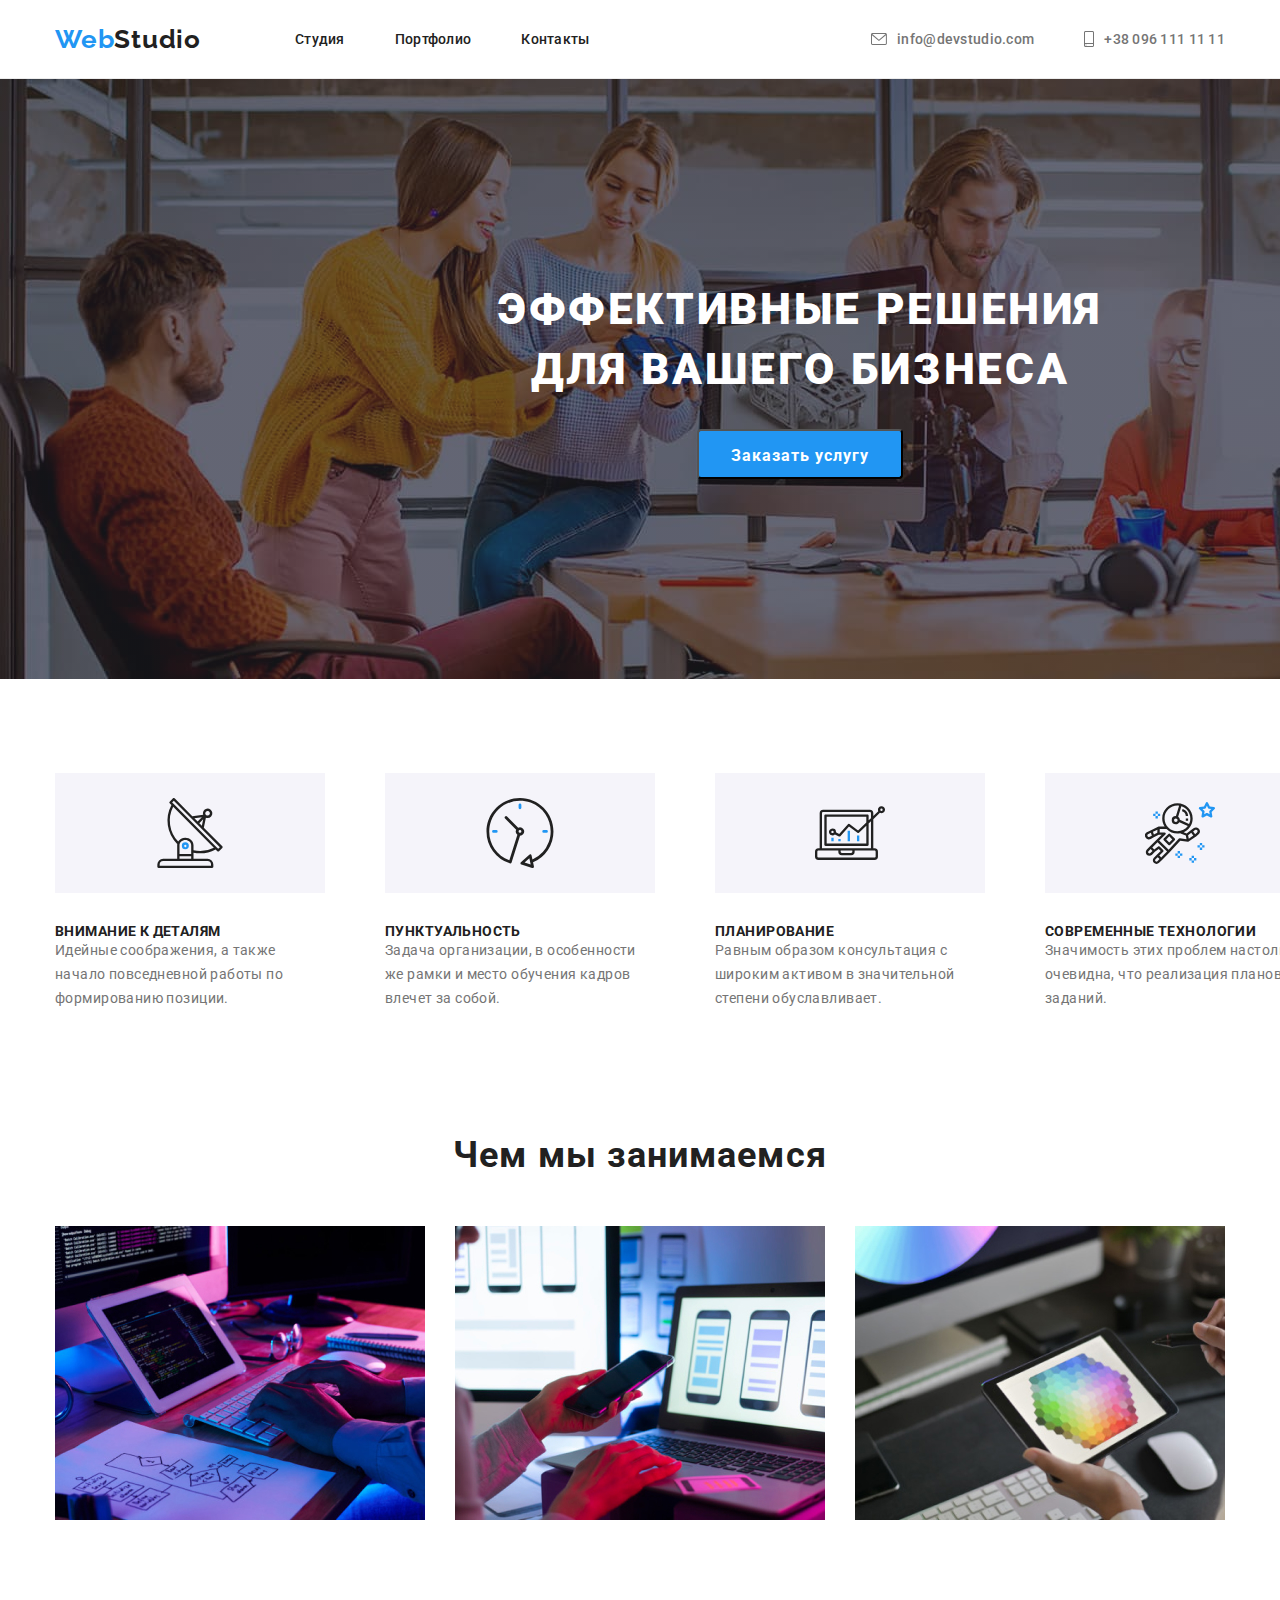
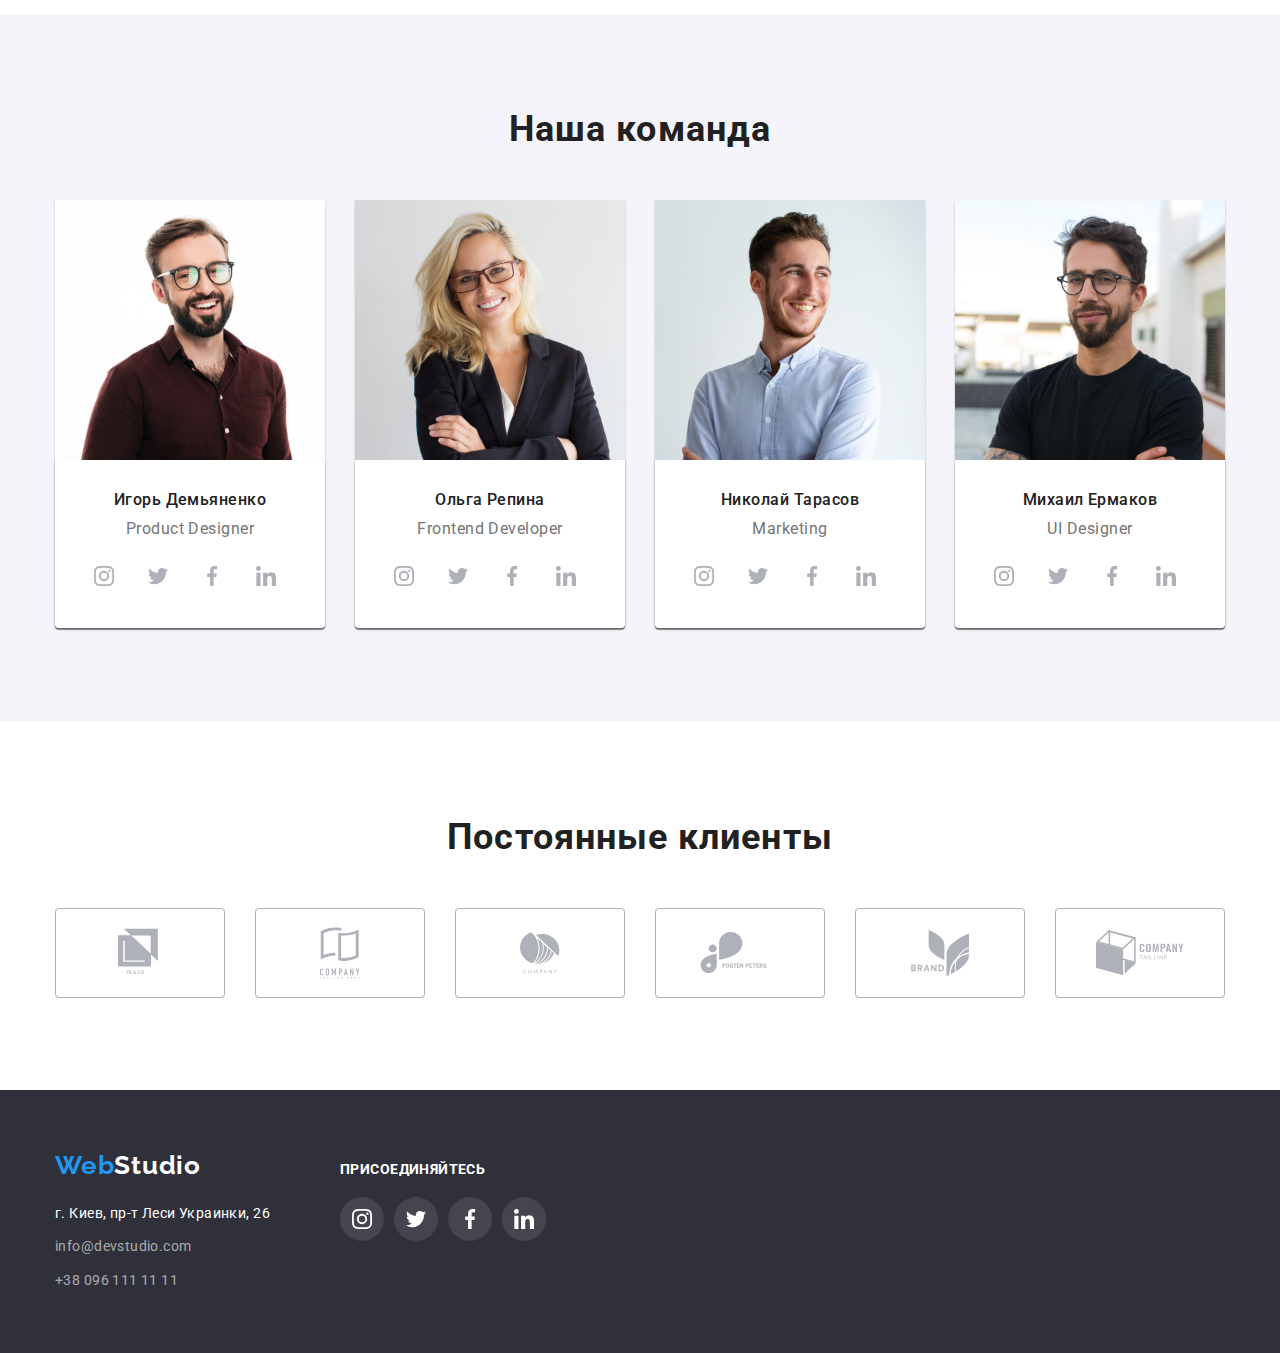
<file: index.html>
<!DOCTYPE html>
<html lang="ru">
  <head>
    <meta charset="UTF-8" />
    <meta name="viewport" content="width=device-width, initial-scale=1.0" />
    <title>Студия</title>
    <link
      rel="stylesheet"
      href="https://cdnjs.cloudflare.com/ajax/libs/modern-normalize/1.0.0/modern-normalize.css"
    />
    <link
      href="https://fonts.googleapis.com/css2?family=Raleway:wght@700&family=Roboto:wght@400;500;700;900&display=swap"
      rel="stylesheet"
    />
    <link rel="stylesheet" href="./css/styles.css" />
  </head>

  <body>
    <!-- HEADER -->
    <header class="header">
      <div class="container">
        <nav class="navigation">
          <a
            class="logo link"
            href="./index.html"
            aria-label="логотип вэб студиа"
            lang="en"
          >
            <span class="logo-first">Web</span
            ><span class="logo-second">Studio</span>
          </a>
          <ul class="navigation-list list">
            <li class="navigation-list-item">
              <a class="navigation-list-item-link link" href="./index.html"
                >Студия</a
              >
            </li>
            <li class="navigation-list-item">
              <a class="navigation-list-item-link link" href="./portfolio.html"
                >Портфолио</a
              >
            </li>
            <li class="navigation-list-item">
              <a class="navigation-list-item-link link" href="">Контакты</a>
            </li>
          </ul>
        </nav>

        <address class="address">
          <ul class="address-list list">
            <li class="address-list-item">
              <a class="header-mail-link link" href="mailto:info@devstudio.com">
                <svg width="16px" height="12px" class="address-logo">
                  <use href="./images/sprite.svg#email"></use>
                </svg>
                info@devstudio.com
              </a>
            </li>
            <li class="address-list-item">
              <a class="header-tel-link link" href="tel:380961111111">
                <svg width="10px" height="16px" class="address-logo">
                  <use href="./images/sprite.svg#smartphone"></use>
                </svg>
                +38 096 111 11 11
              </a>
            </li>
          </ul>
        </address>
      </div>
    </header>

    <!-- MAIN -->
    <main>
      <!-- HERO -->
      <section class="hero">
        <div class="container">
          <h1 class="hero-title">
            Эффективные решения <br />
            для вашего бизнеса
          </h1>
          <button class="hero-btn" type="button">Заказать услугу</button>
        </div>
      </section>

      <!--FEATURES-->
      <section class="features">
        <div class="container">
          <h2 hidden>Особенности</h2>
          <ul class="features-list list">
            <li class="features-list-item">
              <h3 class="features-title detail">Внимание к деталям</h3>
              <p class="features-description">
                Идейные соображения, а также начало повседневной работы по
                формированию позиции.
              </p>
            </li>
            <li class="features-list-item">
              <h3 class="features-title time">Пунктуальность</h3>
              <p class="features-description">
                Задача организации, в особенности же рамки и место обучения
                кадров влечет за собой.
              </p>
            </li>
            <li class="features-list-item">
              <h3 class="features-title plan">Планирование</h3>
              <p class="features-description">
                Равным образом консультация с широким активом в значительной
                степени обуславливает.
              </p>
            </li>
            <li class="features-list-item">
              <h3 class="features-title tech">Современные технологии</h3>
              <p class="features-description">
                Значимость этих проблем настолько очевидна, что реализация
                плановых заданий.
              </p>
            </li>
          </ul>
        </div>
      </section>

      <!-- ABOUT US -->
      <section class="about">
        <div class="container">
          <h2 class="title">Чем мы занимаемся</h2>
          <ul class="about-list list">
            <li class="about-list-item">
              <img
                class="about-img"
                src="./images/about-us/about-us-img1.jpg"
                alt="Компьютер"
                width="370"
                height="294"
              />
            </li>
            <li class="about-list-item">
              <img
                class="about-img"
                src="./images/about-us/about-us-img2.jpg"
                alt="Телефон"
                width="370"
                height="294"
              />
            </li>
            <li class="about-list-item">
              <img
                class="about-img"
                src="./images/about-us/about-us-img3.jpg"
                alt="Планшет"
                width="370"
                height="294"
              />
            </li>
          </ul>
        </div>
      </section>

      <!-- TEAM -->
      <section class="team">
        <div class="container">
          <h2 class="title">Наша команда</h2>
          <ul class="team-list list">
            <li class="team-list-item">
              <img
                class="team-list-img"
                src="./images/team/ihor-d.jpg"
                alt="Фото Игоря"
                width="270"
                height="260"
              />
              <div class="team-list-content">
                <h3 class="team-list-name">Игорь Демьяненко</h3>
                <p class="team-list-position" lang="en">Product Designer</p>
                <ul class="team-social-list list">
                  <li class="team-social-list-item">
                    <a class="team-social-list-item-link link" href="">
                      <svg width="20px" height="20px" class="social-link">
                        <use href="./images/sprite.svg#instagram"></use>
                      </svg>
                    </a>
                  </li>
                  <li class="team-social-list-item">
                    <a class="team-social-list-item-link link" href="">
                      <svg width="20px" height="20px" class="social-link">
                        <use href="./images/sprite.svg#twitter"></use>
                      </svg>
                    </a>
                  </li>
                  <li class="team-social-list-item">
                    <a class="team-social-list-item-link link" href="">
                      <svg width="20px" height="20px" class="social-link">
                        <use href="./images/sprite.svg#facebook"></use>
                      </svg>
                    </a>
                  </li>
                  <li class="team-social-list-item">
                    <a class="team-social-list-item-link link" href="">
                      <svg width="20px" height="20px" class="social-link">
                        <use href="./images/sprite.svg#linkedin"></use>
                      </svg>
                    </a>
                  </li>
                </ul>
              </div>
            </li>
            <li class="team-list-item">
              <img
                class="team-list-img"
                src="./images/team/olha-r.jpg"
                alt="Фото Ольги"
                width="270"
                height="260"
              />
              <div class="team-list-content">
                <h3 class="team-list-name">Ольга Репина</h3>
                <p class="team-list-position" lang="en">Frontend Developer</p>
                <ul class="team-social-list list">
                  <li class="team-social-list-item">
                    <a class="team-social-list-item-link link" href="">
                      <svg width="20px" height="20px" class="social-link">
                        <use href="./images/sprite.svg#instagram"></use>
                      </svg>
                    </a>
                  </li>
                  <li class="team-social-list-item">
                    <a class="team-social-list-item-link link" href="">
                      <svg width="20px" height="20px" class="social-link">
                        <use href="./images/sprite.svg#twitter"></use>
                      </svg>
                    </a>
                  </li>
                  <li class="team-social-list-item">
                    <a class="team-social-list-item-link link" href="">
                      <svg width="20px" height="20px" class="social-link">
                        <use href="./images/sprite.svg#facebook"></use>
                      </svg>
                    </a>
                  </li>
                  <li class="team-social-list-item">
                    <a class="team-social-list-item-link link" href="">
                      <svg width="20px" height="20px" class="social-link">
                        <use href="./images/sprite.svg#linkedin"></use>
                      </svg>
                    </a>
                  </li>
                </ul>
              </div>
            </li>
            <li class="team-list-item">
              <img
                class="team-list-img"
                src="./images/team/nikolay-t.jpg"
                alt="Фото Николая"
                width="270"
                height="260"
              />
              <div class="team-list-content">
                <h3 class="team-list-name">Николай Тарасов</h3>
                <p class="team-list-position" lang="en">Marketing</p>
                <ul class="team-social-list list">
                  <li class="team-social-list-item">
                    <a class="team-social-list-item-link link" href="">
                      <svg width="20px" height="20px" class="social-link">
                        <use href="./images/sprite.svg#instagram"></use>
                      </svg>
                    </a>
                  </li>
                  <li class="team-social-list-item">
                    <a class="team-social-list-item-link link" href="">
                      <svg width="20px" height="20px" class="social-link">
                        <use href="./images/sprite.svg#twitter"></use>
                      </svg>
                    </a>
                  </li>
                  <li class="team-social-list-item">
                    <a class="team-social-list-item-link link" href="">
                      <svg width="20px" height="20px" class="social-link">
                        <use href="./images/sprite.svg#facebook"></use>
                      </svg>
                    </a>
                  </li>
                  <li class="team-social-list-item">
                    <a class="team-social-list-item-link link" href="">
                      <svg width="20px" height="20px" class="social-link">
                        <use href="./images/sprite.svg#linkedin"></use>
                      </svg>
                    </a>
                  </li>
                </ul>
              </div>
            </li>
            <li class="team-list-item">
              <img
                class="team-list-img"
                src="./images/team/michail-e.jpg"
                alt="Фото Михаила"
                width="270"
                height="260"
              />
              <div class="team-list-content">
                <h3 class="team-list-name">Михаил Ермаков</h3>
                <p class="team-list-position" lang="en">UI Designer</p>
                <ul class="team-social-list list">
                  <li class="team-social-list-item">
                    <a class="team-social-list-item-link link" href="">
                      <svg width="20px" height="20px" class="social-link">
                        <use href="./images/sprite.svg#instagram"></use>
                      </svg>
                    </a>
                  </li>
                  <li class="team-social-list-item">
                    <a class="team-social-list-item-link link" href="">
                      <svg width="20px" height="20px" class="social-link">
                        <use href="./images/sprite.svg#twitter"></use>
                      </svg>
                    </a>
                  </li>
                  <li class="team-social-list-item">
                    <a class="team-social-list-item-link link" href="">
                      <svg width="20px" height="20px" class="social-link">
                        <use href="./images/sprite.svg#facebook"></use>
                      </svg>
                    </a>
                  </li>
                  <li class="team-social-list-item">
                    <a class="team-social-list-item-link link" href="">
                      <svg width="20px" height="20px" class="social-link">
                        <use href="./images/sprite.svg#linkedin"></use>
                      </svg>
                    </a>
                  </li>
                </ul>
              </div>
            </li>
          </ul>
        </div>
      </section>

      <!---CLIENT-->
      <section class="client">
        <div class="container">
          <h2 class="title">Постоянные клиенты</h2>
          <ul class="client-list list">
            <li class="client-list-item">
              <a class="client-list-item-link link" href="">
                <svg width="44px" height="50px" class="client-logo">
                  <use href="./images/sprite.svg#logo1"></use>
                </svg>
              </a>
            </li>
            <li class="client-list-item">
              <a class="client-list-item-link link" href="">
                <svg width="40px" height="52px" class="client-logo">
                  <use href="./images/sprite.svg#logo2"></use>
                </svg>
              </a>
            </li>
            <li class="client-list-item">
              <a class="client-list-item-link link" href="">
                <svg width="40px" height="42px" class="client-logo">
                  <use href="./images/sprite.svg#logo3"></use>
                </svg>
              </a>
            </li>
            <li class="client-list-item">
              <a class="client-list-item-link link" href="">
                <svg width="80px" height="42px" class="client-logo">
                  <use href="./images/sprite.svg#logo4"></use>
                </svg>
              </a>
            </li>
            <li class="client-list-item">
              <a class="client-list-item-link link" href="">
                <svg width="60px" height="46px" class="client-logo">
                  <use href="./images/sprite.svg#logo5"></use>
                </svg>
              </a>
            </li>
            <li class="client-list-item">
              <a class="client-list-item-link link" href="">
                <svg width="88px" height="46px" class="client-logo">
                  <use href="./images/sprite.svg#logo6"></use>
                </svg>
              </a>
            </li>
          </ul>
        </div>
      </section>
    </main>

    <!-- FOOTER -->
    <footer class="footer">
      <div class="container">
        <div class="footer-address">
          <a
            class="logo link"
            href="./index.html"
            aria-label="логотип вэб студиа"
            lang="en"
          >
            <span class="logo-first">Web</span
            ><span class="logo-foot-second">Studio</span>
          </a>
          <address class="address">
            <ul class="address-list-footer list">
              <li class="adress-list-item">
                <a
                  class="address-list-link link"
                  target="_blank"
                  href="https://goo.gl/maps/9VeZTKKHiptrLCxo6"
                  >г. Киев, пр-т Леси Украинки, 26</a
                >
              </li>
              <li class="adress-list-item">
                <a
                  class="footer-mail-link link"
                  href="mailto:info@devstudio.com"
                  >info@devstudio.com</a
                >
              </li>
              <li class="adress-list-item">
                <a class="footer-tel-link link" href="tel:380961111111"
                  >+38 096 111 11 11</a
                >
              </li>
            </ul>
          </address>
        </div>
        <div class="footer-social">
          <p class="footer-text-item">Присоединяйтесь</p>
          <ul class="footer-social-list list">
            <li class="footer-social-list-item">
              <a class="footer-social-list-item-link link" href="">
                <svg width="20px" height="20px" class="social-link">
                  <use href="./images/sprite.svg#instagram"></use>
                </svg>
              </a>
            </li>
            <li class="footer-social-list-item">
              <a class="footer-social-list-item-link link" href="">
                <svg width="20px" height="20px" class="social-link">
                  <use href="./images/sprite.svg#twitter"></use>
                </svg>
              </a>
            </li>
            <li class="footer-social-list-item">
              <a class="footer-social-list-item-link link" href="">
                <svg width="20px" height="20px" class="social-link">
                  <use href="./images/sprite.svg#facebook"></use>
                </svg>
              </a>
            </li>
            <li class="footer-social-list-item">
              <a class="footer-social-list-item-link link" href="">
                <svg width="20px" height="20px" class="social-link">
                  <use href="./images/sprite.svg#linkedin"></use>
                </svg>
              </a>
            </li>
          </ul>
        </div>
      </div>
    </footer>
  </body>
</html>
</file>
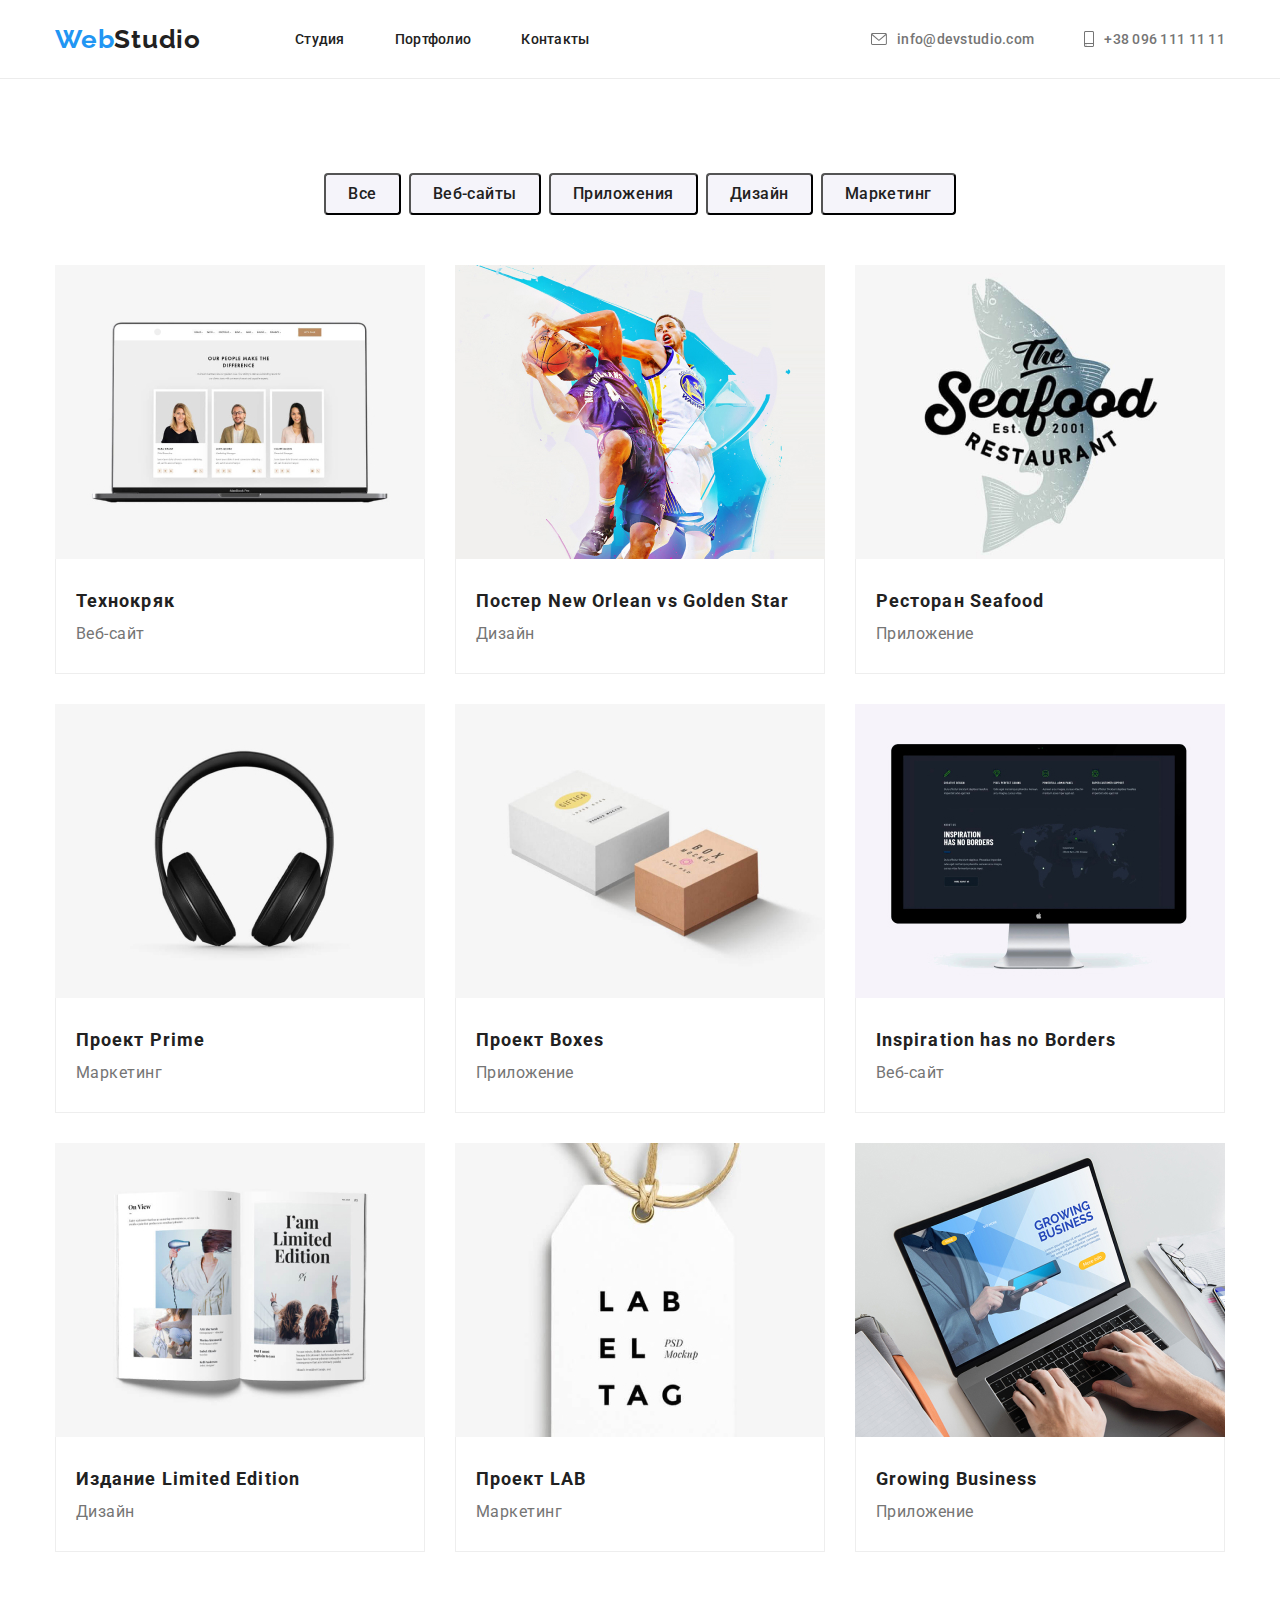
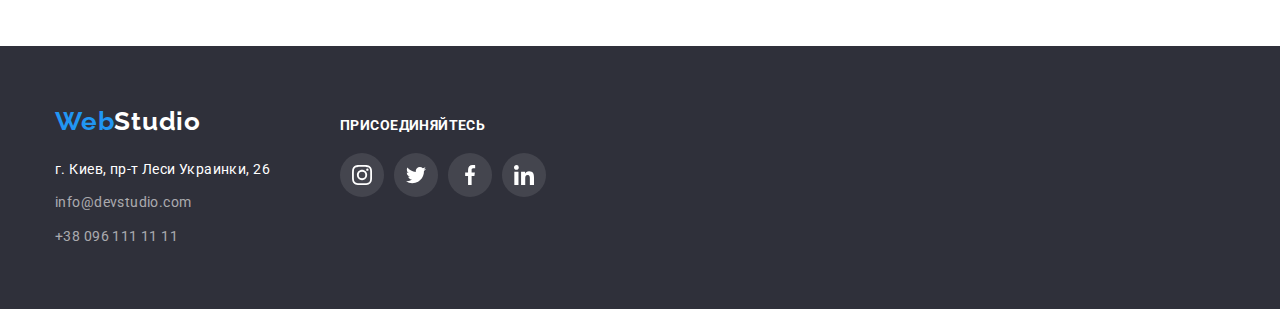
<file: portfolio.html>
<!DOCTYPE html>
<html lang="ru">
  <head>
    <meta charset="UTF-8" />
    <meta name="viewport" content="width=device-width, initial-scale=1.0" />
    <title>Портфолио</title>
    <link
      rel="stylesheet"
      href="https://cdnjs.cloudflare.com/ajax/libs/modern-normalize/1.0.0/modern-normalize.css"
    />
    <link
      href="https://fonts.googleapis.com/css2?family=Raleway:wght@700&family=Roboto:wght@400;500;700;900&display=swap"
      rel="stylesheet"
    />
    <link rel="stylesheet" href="./css/styles.css" />
  </head>

  <body>
    <!-- HEADER -->
    <header class="header">
      <div class="container">
        <nav class="navigation">
          <a
            class="logo link"
            href="./index.html"
            aria-label="логотип вэб студиа"
            lang="en"
          >
            <span class="logo-first">Web</span
            ><span class="logo-second">Studio</span>
          </a>
          <ul class="navigation-list list">
            <li class="navigation-list-item">
              <a class="navigation-list-item-link link" href="./index.html"
                >Студия</a
              >
            </li>
            <li class="navigation-list-item">
              <a class="navigation-list-item-link link" href="./portfolio.html"
                >Портфолио</a
              >
            </li>
            <li class="navigation-list-item">
              <a class="navigation-list-item-link link" href="">Контакты</a>
            </li>
          </ul>
        </nav>

        <address class="address">
          <ul class="address-list list">
            <li class="address-list-item">
              <a class="header-mail-link link" href="mailto:info@devstudio.com">
                <svg width="16px" height="12px" class="address-logo">
                  <use href="./images/sprite.svg#email"></use>
                </svg>
                info@devstudio.com
              </a>
            </li>
            <li class="address-list-item">
              <a class="header-tel-link link" href="tel:380961111111">
                <svg width="10px" height="16px" class="address-logo">
                  <use href="./images/sprite.svg#smartphone"></use>
                </svg>
                +38 096 111 11 11
              </a>
            </li>
          </ul>
        </address>
      </div>
    </header>

    <!-- MAIN -->
    <main>
      <!-- PROJECTS -->
      <section class="projects">
        <h1 hidden>Наши проекты</h1>
        <nav class="project-nav">
          <ul class="project-nav-list list">
            <li class="project-nav-list-item">
              <button class="btn" type="button">Все</button>
            </li>
            <li class="project-nav-list-item">
              <button class="btn" type="button">Веб-сайты</button>
            </li>
            <li class="project-nav-list-item">
              <button class="btn" type="button">Приложения</button>
            </li>
            <li class="project-nav-list-item">
              <button class="btn" type="button">Дизайн</button>
            </li>
            <li class="project-nav-list-item">
              <button class="btn" type="button">Маркетинг</button>
            </li>
          </ul>
        </nav>

        <div class="container">
          <ul class="project-list list">
            <li class="project-list-item">
              <a class="project-list-link link" href="">
                <img
                  class="project-list-img"
                  src="./images/portfolio/img.jpg"
                  alt="Компьютер с тремя фото"
                  width="370"
                  height="294"
                />
                <div class="project-list-content">
                  <h2 class="projects-title">Технокряк</h2>
                  <p class="project-description">Веб-сайт</p>
                </div>
              </a>
            </li>
            <li class="project-list-item">
              <a class="project-list-link link" href="">
                <img
                  class="project-list-img"
                  src="./images/portfolio/img-1.jpg"
                  alt="Два баскетболиста борются за мяч"
                  width="370"
                  height="294"
                />
                <div class="project-list-content">
                  <h2 class="projects-title">
                    Постер <span lang="en">New Orlean vs Golden Star</span>
                  </h2>
                  <p class="project-description">Дизайн</p>
                </div>
              </a>
            </li>
            <li class="project-list-item">
              <a class="project-list-link link" href="">
                <img
                  class="project-list-img"
                  src="./images/portfolio/img-2.jpg"
                  alt="Логотип ресторана"
                  width="370"
                  height="294"
                />
                <div class="project-list-content">
                  <h2 class="projects-title">
                    Ресторан <span lang="en">Seafood</span>
                  </h2>
                  <p class="project-description">Приложение</p>
                </div>
              </a>
            </li>
            <li class="project-list-item">
              <a class="project-list-link link" href="">
                <img
                  class="project-list-img"
                  src="./images/portfolio/img-3.jpg"
                  alt="Наушники"
                  width="370"
                  height="294"
                />
                <div class="project-list-content">
                  <h2 class="projects-title">
                    Проект <span lang="en">Prime</span>
                  </h2>
                  <p class="project-description">Маркетинг</p>
                </div>
              </a>
            </li>
            <li class="project-list-item">
              <a class="project-list-link link" href="">
                <img
                  class="project-list-img"
                  src="./images/portfolio/img-4.jpg"
                  alt="Две коробки разного размера"
                  width="370"
                  height="294"
                />
                <div class="project-list-content">
                  <h2 class="projects-title">
                    Проект <span lang="en">Boxes</span>
                  </h2>
                  <p class="project-description">Приложение</p>
                </div>
              </a>
            </li>
            <li class="project-list-item">
              <a class="project-list-link link" href="">
                <img
                  class="project-list-img"
                  src="./images/portfolio/img-5.jpg"
                  alt="iMac с сайтом"
                  width="370"
                  height="294"
                />
                <div class="project-list-content">
                  <h2 class="projects-title" lang="en">
                    Inspiration has no Borders
                  </h2>
                  <p class="project-description">Веб-сайт</p>
                </div>
              </a>
            </li>
            <li class="project-list-item">
              <a class="project-list-link link" href="">
                <img
                  class="project-list-img"
                  src="./images/portfolio/img-6.jpg"
                  alt="Открытая книга"
                  width="370"
                  height="294"
                />
                <div class="project-list-content">
                  <h2 class="projects-title">
                    Издание <span lang="en">Limited Edition</span>
                  </h2>
                  <p class="project-description">Дизайн</p>
                </div>
              </a>
            </li>

            <li class="project-list-item">
              <a class="project-list-link link" href="">
                <img
                  class="project-list-img"
                  src="./images/portfolio/img-7.jpg"
                  alt="Лейбочка"
                  width="370"
                  height="294"
                />
                <div class="project-list-content">
                  <h2 class="projects-title">
                    Проект <span lang="en">LAB</span>
                  </h2>
                  <p class="project-description">Маркетинг</p>
                </div>
              </a>
            </li>
            <li class="project-list-item">
              <a class="project-list-link link" href="">
                <img
                  class="project-list-img"
                  src="./images/portfolio/img-8.jpg"
                  alt="Человек печатает на ноутбуке"
                  width="370"
                  height="294"
                />
                <div class="project-list-content">
                  <h2 class="projects-title" lang="en">Growing Business</h2>
                  <p class="project-description">Приложение</p>
                </div>
              </a>
            </li>
          </ul>
        </div>
      </section>
    </main>

    <!-- FOOTER -->
    <footer class="footer">
      <div class="container">
        <div class="footer-address">
          <a
            class="logo link"
            href="./index.html"
            aria-label="логотип вэб студиа"
            lang="en"
          >
            <span class="logo-first">Web</span
            ><span class="logo-foot-second">Studio</span>
          </a>
          <address class="address">
            <ul class="address-list-footer list">
              <li class="adress-list-item">
                <a
                  class="address-list-link link"
                  target="_blank"
                  href="https://goo.gl/maps/9VeZTKKHiptrLCxo6"
                  >г. Киев, пр-т Леси Украинки, 26</a
                >
              </li>
              <li class="adress-list-item">
                <a
                  class="footer-mail-link link"
                  href="mailto:info@devstudio.com"
                  >info@devstudio.com</a
                >
              </li>
              <li class="adress-list-item">
                <a class="footer-tel-link link" href="tel:380961111111"
                  >+38 096 111 11 11</a
                >
              </li>
            </ul>
          </address>
        </div>
        <div class="footer-social">
          <p class="footer-text-item">Присоединяйтесь</p>
          <ul class="footer-social-list list">
            <li class="footer-social-list-item">
              <a class="footer-social-list-item-link link" href="">
                <svg width="20px" height="20px" class="social-link">
                  <use href="./images/sprite.svg#instagram"></use>
                </svg>
              </a>
            </li>
            <li class="footer-social-list-item">
              <a class="footer-social-list-item-link link" href="">
                <svg width="20px" height="20px" class="social-link">
                  <use href="./images/sprite.svg#twitter"></use>
                </svg>
              </a>
            </li>
            <li class="footer-social-list-item">
              <a class="footer-social-list-item-link link" href="">
                <svg width="20px" height="20px" class="social-link">
                  <use href="./images/sprite.svg#facebook"></use>
                </svg>
              </a>
            </li>
            <li class="footer-social-list-item">
              <a class="footer-social-list-item-link link" href="">
                <svg width="20px" height="20px" class="social-link">
                  <use href="./images/sprite.svg#linkedin"></use>
                </svg>
              </a>
            </li>
          </ul>
        </div>
      </div>
    </footer>
  </body>
</html>
</file>
<file: css/styles.css>
/*
Основной цвет текста #757575
Вторичный цвет текста #212121
Акцент #2196F3


font-family: Raleway bold; - лого
font-family: Roboto 500; - навигация шапки, h команды, нав портфолио
font-family: Roboto 900; h героя
font-family: Roboto bold; кнопка услуг, h фичи, h секций, h портфеля
font-family: Roboto normal(400) p фичи, p команды, p портфеля
*/

:root {
  --primari-font-family: "Roboto", sans-serif;
  --secondary-font: "Raleway", sans-serif;
  --primary-text-color: #757575;
  --title-text-color: #212121;
  --secondary-title-color: #ffffff;
  --accent-color: #2196f3;
  --secondary-bg-color: #f5f4fa;
  --link-color: #afb1b8;
}

*,
*::before,
*::after {
  margin: 0;
  padding: 0;
}

.list {
  list-style: none;
  color: inherit;
}

.link {
  text-decoration: none;
}

.address {
  font-style: normal;
}

body {
  font-family: var(--primari-font-family);
  color: var(--primary-text-color);
  font-style: normal;
  max-width: 1600px;
  margin: auto;
}

img {
  display: block;
}

/*  ============  COMPONENTS  ============ */

.logo {
  font-family: var(--secondary-font);
  font-weight: 700;
  font-size: 26px;
  line-height: 1.192;
  letter-spacing: 0.03em;
}

.logo-first {
  color: var(--accent-color);
}
.logo-second {
  color: var(--title-text-color);
}

.title {
  font-family: Roboto;
  font-style: normal;
  font-weight: 700;
  font-size: 36px;
  line-height: 1.167;
  text-align: center;
  letter-spacing: 0.03em;
  color: var(--title-text-color);
  margin-bottom: 50px;
}

.container {
  width: 1200px;
  padding: 0 15px;
  margin: 0 auto;
}

.section {
  padding-top: 130px;
  padding-bottom: 120px;
}
/*  ============  END COMPONENTS  ============ */

/*==============  HEADER  ==============*/

.header {
  padding-top: 32px 0;
  border-bottom: 1px solid #ececec;
}

.header .container {
  display: flex;
  align-items: center;
}

.navigation {
  display: flex;
  align-items: center;
}

.navigation-list {
  display: flex;
}

.header .logo {
  margin-right: 94px;
}

.navigation-list-item:not(:last-child) {
  margin-right: 50px;
}

.header .address {
  margin-left: auto;
}

.header-mail-link {
  margin-right: 50px;
}

.navigation-list-item-link {
  padding-top: 32px;

  color: var(--title-text-color);

  font-weight: 500;
  font-size: 14px;
  line-height: 1.143;
  letter-spacing: 0.02em;
}

.address-list {
  display: flex;
  align-items: center;
}

.address-logo {
  display: inline-block;
  margin-right: 10px;
}
.header-mail-link,
.header-tel-link {
  display: flex;
  align-items: center;
  padding: 31px 0;

  color: var(--primary-text-color);

  font-weight: 500;
  font-size: 14px;
  line-height: 1.143;
  letter-spacing: 0.02em;
}

.navigation-list-item-link:hover,
.navigation-list-item-link:focus,
.header-mail-link:hover,
.header-tel-link:hover,
.header-mail-link:focus,
.header-tel-link:focus {
  color: var(--accent-color);
}

.address-logo {
  fill: var(--primary-text-color);
}

.header-mail-link:hover .address-logo,
.header-tel-link:hover .address-logo,
.header-mail-link:focus .address-logo,
.header-tel-link:focus .address-logo {
  fill: var(--accent-color);
}
/*==============  END HEADER  ==============*/

/*==============  HERO  ==============*/
.hero .container {
  text-align: center;
  padding-top: 200px;
  padding-bottom: 200px;
  height: 600px;
  width: 1600px;
  background-color: #2f303a;
  background-image: linear-gradient(
      to right,
      rgba(47, 48, 58, 0.4),
      rgba(47, 48, 58, 0.4)
    ),
    url(../images/hero/hero-img.jpg);
}

.hero-title {
  color: var(--secondary-title-color);

  font-weight: 900;
  font-size: 44px;
  line-height: 1.364;
  letter-spacing: 0.06em;
  text-transform: uppercase;
  margin-bottom: 30px;
}

.hero-btn {
  border-radius: 4px;
  padding: 10px 32px;

  background-color: var(--accent-color);
  color: var(--secondary-title-color);
  min-width: 200px;
  height: 50px;
  font-weight: 700;
  font-size: 16px;
  line-height: 1.875;
  letter-spacing: 0.06em;
}

/*==============  END HERO  ==============*/

/*==============  FEATURES  ==============*/

.features-title {
  font-weight: 700;
  font-size: 14px;
  line-height: 1.143;
  letter-spacing: 0.03em;
  text-transform: uppercase;
  color: var(--title-text-color);
}

.features-title::before {
  display: block;
  content: "";
  width: 270px;
  height: 120px;
  background-color: var(--secondary-bg-color);
  margin-right: 30px;
  margin-bottom: 30px;
  background-repeat: no-repeat;
  background-position: center;
}

.detail::before {
  background-image: url(../images/features/antenna.svg);
}

.time::before {
  background-image: url(../images/features/clock.svg);
}

.plan::before {
  background-image: url(../images/features/diagram.svg);
}

.tech::before {
  background-image: url(../images/features/astronaut.svg);
}

.features-description {
  font-weight: 400;
  font-size: 14px;
  line-height: 1.714;
  letter-spacing: 0.03em;
}

.features .container {
  display: flex;
  padding-top: 94px;
  padding-bottom: 94px;
}

.features-list {
  display: flex;
}

.features-list-item:not(:last-child) {
  margin-right: 30px;
}

.features-description {
  width: 270px;
  height: 101px;
}
/*==============  END FEATURES ==============*/

/*==============  ABOUT US ==============*/

.about .container {
  display: flex;
  flex-direction: column;
  padding-bottom: 94px;
}

.about .title {
  margin-bottom: 50px;
}

.about-list {
  display: flex;
  justify-content: space-between;
}

.about-list-item:not(:last-child) {
  margin-right: 30px;
}

/*==============  END ABOUT US ==============*/

/*==============  TEAM  ==============*/

.team-list-name {
  font-weight: 500;
  font-size: 16px;
  line-height: 1.187;
  text-align: center;
  letter-spacing: 0.03em;
  color: var(--title-text-color);
}

.team-list-position {
  font-weight: 400;
  font-size: 16px;
  line-height: 1.187;
  text-align: center;
  letter-spacing: 0.03em;
  margin-bottom: 16px;
}

.team .container {
  display: flex;
  flex-direction: column;
  justify-content: space-between;
  padding-top: 94px;
  padding-bottom: 94px;
}

.team .title {
  margin-bottom: 50px;
}

.team-list {
  display: flex;
}

.team-list-item {
  width: 270px;
  box-shadow: 0px 1px 3px rgba(0, 0, 0, 0.12), 0px 1px 1px rgba(0, 0, 0, 0.14),
    0px 2px 1px rgba(0, 0, 0, 0.2);
  border-radius: 0px 0px 4px 4px;
}

.team-list-item:not(:last-child) {
  margin-right: 30px;
}

.team-list-content {
  width: 270px;
  padding-top: 30px;
  padding-right: 58px;
  padding-bottom: 30px;
  padding-left: 58px;
  background-color: var(--secondary-title-color);
  box-shadow: 0px 1px 3px rgba(0, 0, 0, 0.12), 0px 1px 1px rgba(0, 0, 0, 0.14),
    0px 2px 1px rgba(0, 0, 0, 0.2);
  border-radius: 0px 0px 4px 4px;
}

.team .team-list-name {
  margin-bottom: 10px;
}
.team-social-list {
  display: flex;
  align-items: center;
  justify-content: center;
}
.team {
  background-color: var(--secondary-bg-color);
}

.team-social-list-item-link {
  display: flex;
  align-items: center;
  justify-content: center;
  width: 44px;
  height: 44px;
  border-radius: 50%;
  margin-right: 10px;
}

.team-social-list-item-link:hover,
.team-social-list-item-link:focus {
  background-color: var(--accent-color);
}

.social-link {
  fill: var(--link-color);
}
.team-social-list-item-link:hover .social-link,
.team-social-list-item-link:focus .social-link {
  fill: var(--secondary-bg-color);
}

/*===========  END TEAM ==============*/

/*==============  CLIENT ==============*/

.client .container {
  padding-top: 94px;
  padding-bottom: 92px;
}

.client-list {
  display: flex;
  justify-content: space-between;
}

.client-list-item-link {
  display: flex;
  align-items: center;
  justify-content: center;
  width: 170px;
  height: 90px;
  border: 1px solid var(--link-color);
  box-sizing: border-box;
  border-radius: 4px;
}

.client-logo {
  fill: var(--link-color);
}

.client-list-item-link:hover,
.client-list-item-link:focus {
  border: 1px solid var(--accent-color);
}

.client-list-item-link:hover .client-logo,
.client-list-item-link:focus .client-logo {
  fill: var(--accent-color);
}
/*==============  END CLIENT ==============*/
/*==============  FOOTER ==============*/
.footer {
  background-color: #2f303a;
}

.footer .container {
  padding: 60px 15px;
  display: flex;
  align-items: baseline;
}

.footer-address {
  margin-right: 70px;
}

.adress-list-item {
  margin-top: 10px;
}

.address-list-link {
  font-weight: 400;
  font-size: 14px;
  line-height: 24px;
  letter-spacing: 0.03em;
  color: var(--secondary-title-color);
}

.footer-mail-link,
.footer-tel-link {
  font-weight: 400;
  font-size: 14px;
  line-height: 1.714;
  letter-spacing: 0.03em;
  color: rgba(255, 255, 255, 0.6);
}

.address-list-link:hover,
.footer-mail-link:hover,
.footer-tel-link:hover,
.address-list-link:focus,
.footer-mail-link:focus,
.footer-tel-link:focus {
  color: var(--accent-color);
}

.footer .logo {
  display: block;
  margin-bottom: 20px;
}

.logo-foot-second {
  color: var(--secondary-title-color);
}

.footer-text-item {
  font-weight: 700;
  font-size: 14px;
  line-height: 16px;
  letter-spacing: 0.03em;
  text-transform: uppercase;

  color: var(--secondary-title-color);
}

.footer-social-list {
  display: flex;
  margin-top: 20px;
}

.footer-social-list-item-link {
  display: flex;
  align-items: center;
  justify-content: center;
  width: 44px;
  height: 44px;
  border-radius: 50%;
  background: rgba(255, 255, 255, 0.1);
}

.footer-social-list-item:not(:last-child) {
  margin-right: 10px;
}

.footer .social-link {
  fill: var(--secondary-title-color);
}

.footer-social-list-item-link:hover,
.footer-social-list-item-link:focus {
  background-color: var(--accent-color);
}

/*==============  END FOOTER ==============*/

/*++++++++++++++++ PORTFOLIO +++++++++++++++++*/
/*==============  PROJECTS ==============*/

.project-nav {
  margin-top: 94px;
  margin-bottom: 50px;
}

.project-nav-list {
  display: flex;
  justify-content: center;
}

.project-nav-list-item:not(:last-child) {
  margin-right: 8px;
}

.project-list {
  display: flex;
  flex-wrap: wrap;
  margin-bottom: 94px;
}

.project-list-item:hover,
.project-list-item:focus {
  box-shadow: 0px 1px 1px rgba(0, 0, 0, 0.12), 0px 4px 4px rgba(0, 0, 0, 0.06),
    1px 4px 6px rgba(0, 0, 0, 0.16);
}

.project-list-item {
  margin-right: 30px;
  margin-bottom: 30px;
}

.project-list-item:nth-child(3n) {
  margin-right: 0px;
}

.project-list-item:nth-last-child(-n + 3) {
  margin-bottom: 0px;
}

.project-list-content {
  padding: 24px 20px;
  border-right: 1px solid #eeeeee;
  border-bottom: 1px solid #eeeeee;
  border-left: 1px solid #eeeeee;
}

.project-list-item .projects-title {
  font-weight: 700;
  font-size: 18px;
  line-height: 2;
  letter-spacing: 0.06em;
  color: var(--title-text-color);
}

.project-description {
  font-weight: 400;
  font-size: 16px;
  line-height: 30px;
  letter-spacing: 0.03em;
  color: var(--primary-text-color);
}

.btn {
  padding: 6px 22px;
  font-weight: 500;
  font-size: 16px;
  line-height: 26px;
  text-align: center;
  letter-spacing: 0.03em;
  color: var(--title-text-color);
  background: var(--secondary-bg-color);
  border-radius: 4px;
}

.btn:hover,
.btn:focus {
  color: var(--secondary-title-color);
  background-color: var(--accent-color);
}
/*==============  END PROJECTS ==============*/
</file>
